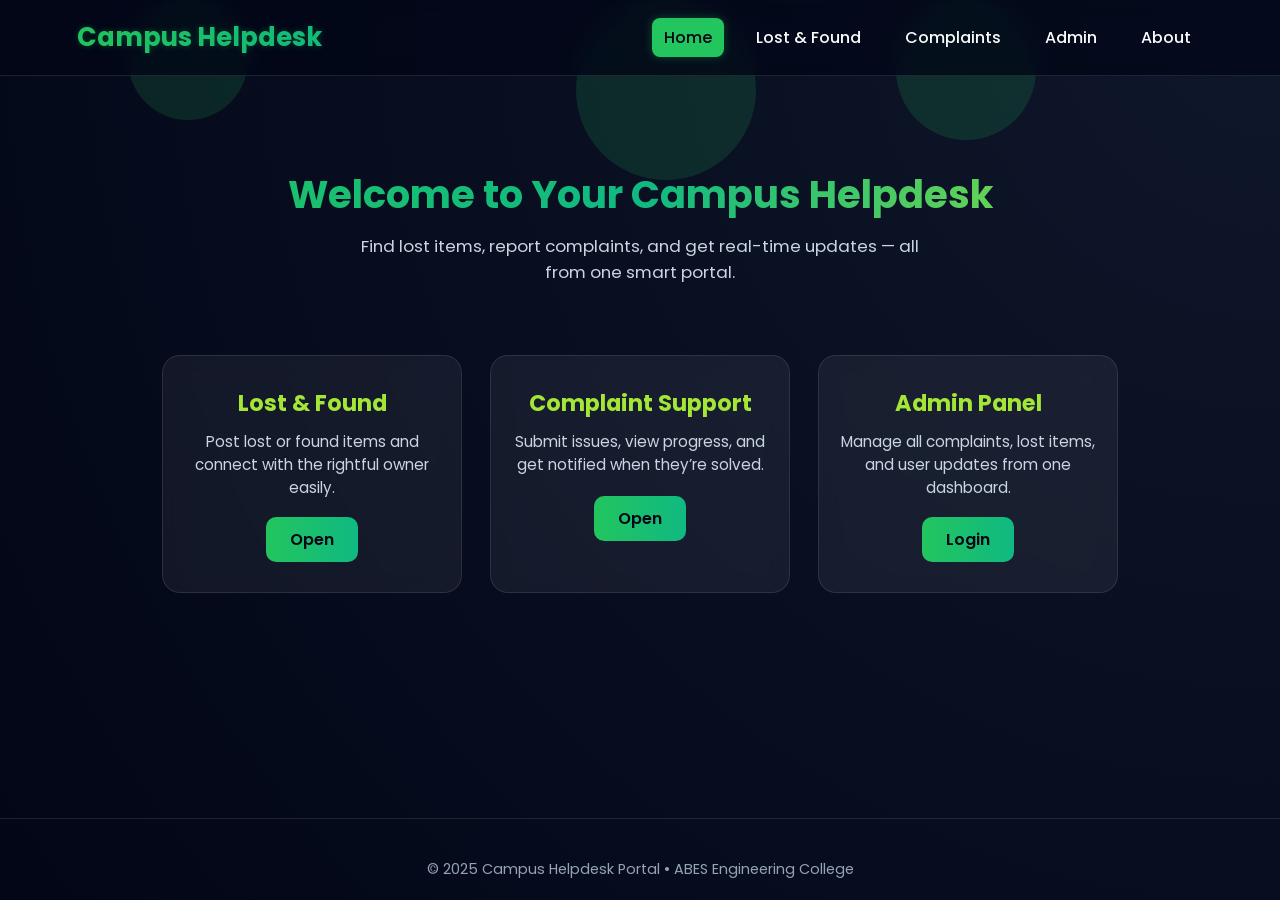
<file: Index.html>
<!DOCTYPE html>
<html lang="en">
<head>
  <meta charset="UTF-8" />
  <meta name="viewport" content="width=device-width, initial-scale=1.0" />
  <title>Campus Helpdesk & Support Portal</title>

  <!-- Google Fonts -->
  <link href="https://fonts.googleapis.com/css2?family=Poppins:wght@400;600;700&display=swap" rel="stylesheet">

  <style>
    * {margin:0; padding:0; box-sizing:border-box; font-family:'Poppins',sans-serif;}
    html {scroll-behavior:smooth;}
    body {
      background: radial-gradient(circle at top right, #0f172a, #020617);
      color: #f8fafc;
      overflow-x: hidden;
      min-height: 100vh;
      display: flex;
      flex-direction: column;
    }

    /* Background circles behind everything */
    .bg-circles {position:fixed; inset:0; pointer-events:none; z-index:0;}
    .bg-circles span {
      position:absolute; border-radius:50%;
      background:rgba(34,197,94,0.15);
      animation:float 16s linear infinite;
      filter:blur(0.4px);
    }
    .bg-circles span:nth-child(1){width:120px;height:120px;left:10%;animation-duration:13s;}
    .bg-circles span:nth-child(2){width:180px;height:180px;left:45%;animation-duration:18s;}
    .bg-circles span:nth-child(3){width:140px;height:140px;left:70%;animation-duration:15s;}
    @keyframes float {from{transform:translateY(0);}to{transform:translateY(-120vh);}}

    /* Header */
    header {
      position: sticky; top: 0; z-index: 10;
      backdrop-filter: blur(12px);
      background: rgba(2,6,23,0.75);
      display:flex; justify-content:space-between; align-items:center;
      padding:18px 6%;
      border-bottom:1px solid rgba(255,255,255,0.1);
      animation:slideDown 0.8s ease-out;
    }
    @keyframes slideDown {from{transform:translateY(-60px);opacity:0;}to{transform:translateY(0);opacity:1;}}
    header h1 {
      font-size:1.6rem; font-weight:700;
      background:linear-gradient(to right,#22c55e,#10b981);
      -webkit-background-clip:text; color:transparent;
      text-shadow:0 0 6px rgba(34,197,94,0.3);
    }
    nav ul {display:flex;list-style:none;gap:20px;}
    nav a {
      text-decoration:none; color:#f8fafc; font-weight:500;
      transition:0.25s ease; padding:8px 12px; border-radius:8px;
    }
    nav a:hover, nav a.active {
      background:#22c55e; color:#020617; box-shadow:0 0 10px rgba(34,197,94,0.3);
    }

    main {flex:1; z-index:1; position:relative; padding-bottom:40px;}

    .intro {
      text-align:center;
      margin-top:90px;
      animation:fadeUp 1s ease-out;
    }
    .intro h2 {
      font-size:2.4rem;
      background:linear-gradient(90deg,#22c55e,#10b981,#a3e635);
      -webkit-background-clip:text;
      color:transparent;
      margin-bottom:10px;
    }
    .intro p {
      font-size:1.05rem; color:#cbd5e1;
      max-width:600px; margin:auto;
    }

    /* Cards Section */
    .cards {
      display:flex; flex-wrap:wrap; justify-content:center;
      gap:28px; margin:70px 5% 40px;
    }
    .card {
      width:300px;
      background:rgba(255,255,255,0.06);
      backdrop-filter:blur(10px);
      border:1px solid rgba(255,255,255,0.1);
      border-radius:18px;
      padding:30px 20px;
      text-align:center;
      color:#f8fafc;
      position:relative;
      overflow:hidden;
      opacity:0;
      transform:translateY(40px);
      transition:transform .6s cubic-bezier(.22,.61,.36,1),opacity .6s ease,box-shadow .3s;
      will-change:transform,opacity;
    }
    .card.visible {opacity:1; transform:translateY(0);}
    .card::before {
      content:""; position:absolute; top:-60%; left:-50%; width:200%; height:200%;
      background:radial-gradient(circle,rgba(34,197,94,0.25),transparent 60%);
      transform:rotate(25deg);
      opacity:0; transition:opacity .4s;
    }
    .card:hover::before {opacity:1;}
    .card:hover {
      transform:translateY(-6px) scale(1.02);
      border-color:#22c55e;
      box-shadow:0 0 22px rgba(34,197,94,0.25);
      cursor:pointer;
    }
    .card h3 {font-size:1.4rem;margin-bottom:10px;color:#a3e635;}
    .card p {color:#cbd5e1;font-size:0.95rem;margin-bottom:18px;min-height:48px;}

    .btn {
      display:inline-block; text-decoration:none; color:#020617;
      background:linear-gradient(to right,#22c55e,#10b981);
      padding:10px 24px; border-radius:10px; font-weight:600;
      transition:0.25s ease;
    }
    .btn:hover {background:linear-gradient(to right,#86efac,#22c55e); transform:scale(1.05);}

    footer {
      text-align:center; padding:40px 0 20px;
      color:#94a3b8; border-top:1px solid rgba(255,255,255,0.1);
      font-size:0.9rem; animation:fadeUp 1.2s ease;
    }

    @keyframes fadeUp {from{opacity:0;transform:translateY(20px);}to{opacity:1;transform:translateY(0);}}

    @media(max-width:768px){
      .card:hover{transform:none;box-shadow:none;}
      nav ul{flex-wrap:wrap;justify-content:center;}
    }
  </style>
</head>

<body>
  <div class="bg-circles">
    <span></span><span></span><span></span>
  </div>

  <header>
    <h1>Campus Helpdesk</h1>
    <nav>
      <ul>
        <li><a href="index.html" class="active">Home</a></li>
        <li><a href="lost-found.html">Lost & Found</a></li>
        <li><a href="complaints.html">Complaints</a></li>
        <li><a href="admin.html">Admin</a></li>
        <li><a href="about.html">About</a></li>
      </ul>
    </nav>
  </header>

  <main>
    <section class="intro">
      <h2>Welcome to Your Campus Helpdesk</h2>
      <p>Find lost items, report complaints, and get real-time updates — all from one smart portal.</p>
    </section>

    <section class="cards">
      <div class="card" onclick="location.href='lost-found.html'">
        <h3>Lost & Found</h3>
        <p>Post lost or found items and connect with the rightful owner easily.</p>
        <a href="lost-found.html" class="btn">Open</a>
      </div>

      <div class="card" onclick="location.href='complaints.html'">
        <h3>Complaint Support</h3>
        <p>Submit issues, view progress, and get notified when they’re solved.</p>
        <a href="complaints.html" class="btn">Open</a>
      </div>

      <div class="card" onclick="location.href='admin.html'">
        <h3>Admin Panel</h3>
        <p>Manage all complaints, lost items, and user updates from one dashboard.</p>
        <a href="admin.html" class="btn">Login</a>
      </div>
    </section>
  </main>

  <footer>
    <p>&copy; 2025 Campus Helpdesk Portal • ABES Engineering College</p>
  </footer>

  <script>
    // Fast, efficient card fade-in (no layout lag)
    const cards = document.querySelectorAll('.card');
    const observer = new IntersectionObserver(entries => {
      entries.forEach(entry => {
        if (entry.isIntersecting) {
          entry.target.classList.add('visible');
          observer.unobserve(entry.target);
        }
      });
    }, { threshold: 0.25 });

    cards.forEach(c => observer.observe(c));
  </script>
</body>
</html>
</file>
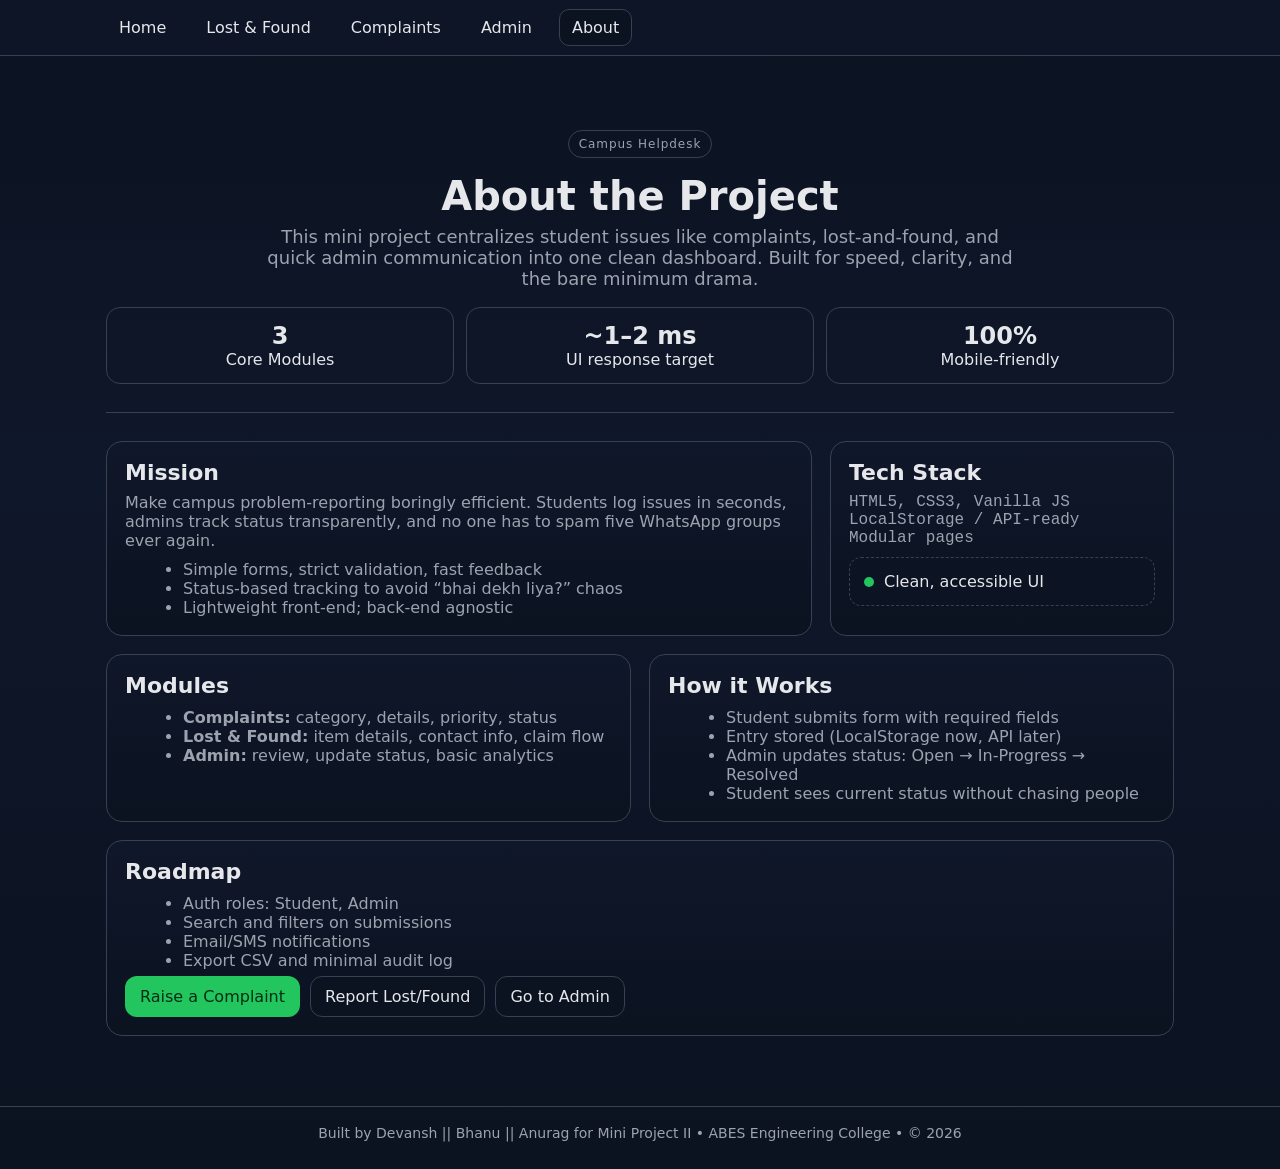
<file: about.html>
<!-- DEVANSH DUBEY || BHANU RAGHAV ||ANURAG JAISWAL-->
<!DOCTYPE html>
<html lang="en">
<head>
  <meta charset="UTF-8" />
  <meta name="viewport" content="width=device-width, initial-scale=1" />
  <title>About | Campus Helpdesk</title>
  <link rel="icon" href="assets/img/favicon.png" />
  <style>
    :root{
      --bg:#0f172a;         /* slate-900 */
      --card:#111827;       /* gray-900 */
      --muted:#9ca3af;      /* gray-400 */
      --text:#e5e7eb;       /* gray-200 */
      --brand:#22c55e;      /* green-500 */
      --ring:#374151;       /* gray-700 */
    }
    *{box-sizing:border-box}
    body{
      margin:0;
      font-family:system-ui,-apple-system,Segoe UI,Roboto,Inter,Arial,sans-serif;
      background:linear-gradient(180deg,#0b1220, #0f172a 40%, #0b1220 100%);
      color:var(--text);
    }
    header{
      position:sticky; top:0; z-index:10;
      backdrop-filter: blur(8px);
      background:rgba(15,23,42,0.7);
      border-bottom:1px solid var(--ring);
    }
    .container{max-width:1100px;margin:0 auto;padding:18px 16px}
    nav ul{display:flex;gap:14px;list-style:none;margin:0;padding:0;flex-wrap:wrap}
    nav a{
      text-decoration:none;color:var(--text);
      padding:8px 12px;border-radius:10px;border:1px solid transparent;
    }
    nav a.active, nav a:hover{border-color:var(--ring); background:#0b1220}
    .hero{
      padding:56px 0 28px;border-bottom:1px solid var(--ring);
      text-align:center;
    }
    .badge{display:inline-block;font-size:12px;letter-spacing:.08em;color:var(--muted);
      border:1px solid var(--ring);padding:6px 10px;border-radius:999px}
    h1{font-size:40px;line-height:1.1;margin:16px 0 8px}
    .lead{color:var(--muted);max-width:760px;margin:0 auto 18px;font-size:18px}
    .grid{display:grid;gap:18px;margin:28px 0;grid-template-columns:repeat(12,1fr)}
    .card{
      grid-column: span 12;
      background:linear-gradient(180deg,#0f172a, #0b1220);
      border:1px solid var(--ring); border-radius:16px; padding:18px;
    }
    @media (min-width:768px){
      .span-6{grid-column:span 6}
      .span-4{grid-column:span 4}
      .span-8{grid-column:span 8}
    }
    h2{margin:0 0 8px;font-size:22px}
    p{color:var(--muted);margin:0 0 10px}
    ul{margin:10px 0 0 18px;color:var(--muted)}
    .stat{
      display:flex;align-items:center;gap:10px;
      padding:14px;border:1px dashed var(--ring);border-radius:12px;
    }
    .dot{width:10px;height:10px;border-radius:50%;background:var(--brand)}
    .cta{
      display:flex;flex-wrap:wrap;gap:10px;margin-top:6px
    }
    .btn{
      appearance:none;border:1px solid var(--ring);background:#0b1220;color:var(--text);
      padding:10px 14px;border-radius:12px;text-decoration:none;cursor:pointer
    }
    .btn.primary{border-color:transparent;background:var(--brand);color:#052e13}
    footer{
      margin-top:24px;border-top:1px solid var(--ring);
      color:var(--muted);font-size:14px;text-align:center;padding:18px 0 28px
    }
    .kpis{display:grid;gap:12px}
    @media(min-width:768px){.kpis{grid-template-columns:repeat(3,1fr)}}
    .kpi{padding:14px;border:1px solid var(--ring);border-radius:14px;text-align:center}
    .kpi b{font-size:24px;color:var(--text)}
    .mono{font-family:ui-monospace,SFMono-Regular,Menlo,monospace}
  </style>
</head>
<body>
  <header>
    <div class="container">
      <nav>
        <ul>
          <li><a href="index.html">Home</a></li>
          <li><a href="lost-found.html">Lost & Found</a></li>
          <li><a href="complaints.html">Complaints</a></li>
          <li><a href="admin.html">Admin</a></li>
          <li><a class="active" href="about.html">About</a></li>
        </ul>
      </nav>
    </div>
  </header>

  <main class="container">
    <section class="hero">
      <span class="badge">Campus Helpdesk</span>
      <h1>About the Project</h1>
      <p class="lead">
        This mini project centralizes student issues like complaints, lost-and-found,
        and quick admin communication into one clean dashboard. Built for speed, clarity,
        and the bare minimum drama.
      </p>
      <div class="kpis">
        <div class="kpi"><b>3</b><div>Core Modules</div></div>
        <div class="kpi"><b>~1–2 ms</b><div>UI response target</div></div>
        <div class="kpi"><b>100%</b><div>Mobile-friendly</div></div>
      </div>
    </section>

    <section class="grid">
      <div class="card span-8">
        <h2>Mission</h2>
        <p>
          Make campus problem-reporting boringly efficient. Students log issues in seconds,
          admins track status transparently, and no one has to spam five WhatsApp groups ever again.
        </p>
        <ul>
          <li>Simple forms, strict validation, fast feedback</li>
          <li>Status-based tracking to avoid “bhai dekh liya?” chaos</li>
          <li>Lightweight front-end; back-end agnostic</li>
        </ul>
      </div>

      <div class="card span-4">
        <h2>Tech Stack</h2>
        <p class="mono">
          HTML5, CSS3, Vanilla JS<br/>
          LocalStorage / API-ready<br/>
          Modular pages
        </p>
        <div class="stat"><span class="dot"></span><span>Clean, accessible UI</span></div>
      </div>

      <div class="card span-6">
        <h2>Modules</h2>
        <ul>
          <li><b>Complaints:</b> category, details, priority, status</li>
          <li><b>Lost & Found:</b> item details, contact info, claim flow</li>
          <li><b>Admin:</b> review, update status, basic analytics</li>
        </ul>
      </div>

      <div class="card span-6">
        <h2>How it Works</h2>
        <ul>
          <li>Student submits form with required fields</li>
          <li>Entry stored (LocalStorage now, API later)</li>
          <li>Admin updates status: Open → In-Progress → Resolved</li>
          <li>Student sees current status without chasing people</li>
        </ul>
      </div>

      <div class="card span-12">
        <h2>Roadmap</h2>
        <ul>
          <li>Auth roles: Student, Admin</li>
          <li>Search and filters on submissions</li>
          <li>Email/SMS notifications</li>
          <li>Export CSV and minimal audit log</li>
        </ul>
        <div class="cta">
          <a class="btn primary" href="complaints.html">Raise a Complaint</a>
          <a class="btn" href="lost-found.html">Report Lost/Found</a>
          <a class="btn" href="admin.html">Go to Admin</a>
        </div>
      </div>
    </section>
  </main>

  <footer>
    Built by Devansh || Bhanu || Anurag  for Mini Project II • ABES Engineering College • © <span id="y"></span>
  </footer>

  <script>
    document.getElementById('y').textContent = new Date().getFullYear();
  </script>
</body>
</html>
</file>
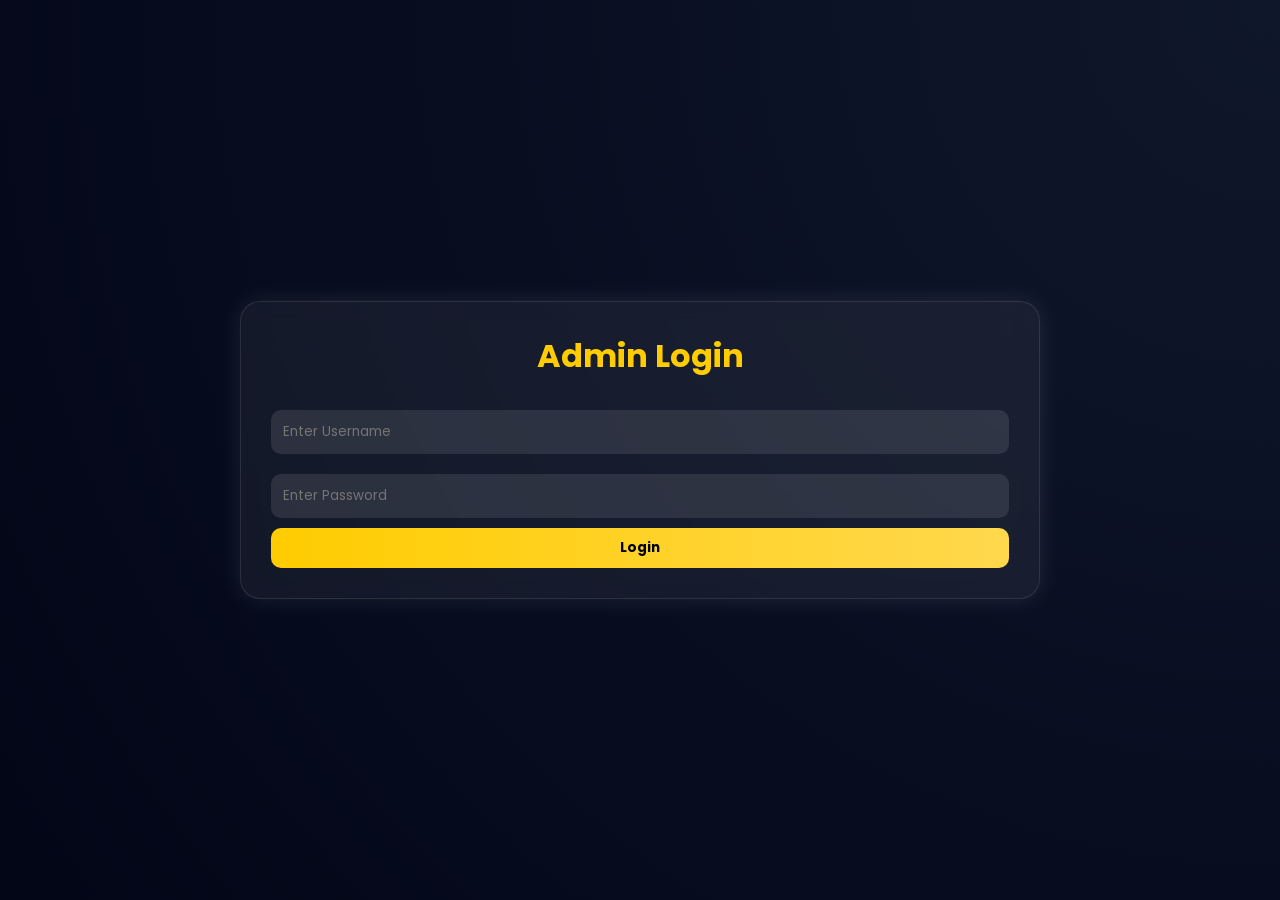
<file: admin.html>
<!DOCTYPE html>
<html lang="en">
<head>
  <meta charset="UTF-8">
  <meta name="viewport" content="width=device-width, initial-scale=1.0">
  <title>Admin Dashboard | Campus Helpdesk</title>
  <link href="https://fonts.googleapis.com/css2?family=Poppins:wght@400;600;700&display=swap" rel="stylesheet">
  <style>
    *{margin:0;padding:0;box-sizing:border-box;font-family:'Poppins',sans-serif;}
    body{
      background:radial-gradient(circle at top right,#0f172a,#020617);
      color:#fff;min-height:100vh;display:flex;flex-direction:column;align-items:center;
      justify-content:center;overflow-x:hidden;
    }

    .admin-box,.dashboard{
      background:rgba(255,255,255,0.06);
      backdrop-filter:blur(10px);
      border:1px solid rgba(255,255,255,0.1);
      border-radius:20px;
      padding:30px;
      width:min(92%,800px);
      box-shadow:0 0 25px rgba(255,255,255,0.1);
      animation:fadeUp 1s ease forwards;
    }

    h1{text-align:center;color:#ffcc00;margin-bottom:20px;}
    input{
      width:100%;padding:12px;margin:10px 0;
      border-radius:10px;border:none;outline:none;
      background:rgba(255,255,255,0.1);color:#fff;
    }
    button{
      background:linear-gradient(to right,#ffcc00,#ffd84d);
      color:#000;font-weight:700;padding:10px 20px;
      border:none;border-radius:10px;cursor:pointer;
      transition:.3s;width:100%;
    }
    button:hover{transform:scale(1.03);box-shadow:0 0 20px rgba(255,204,0,0.4);}
    nav{display:flex;justify-content:center;gap:20px;margin-bottom:20px;flex-wrap:wrap;}
    nav button{width:auto;padding:8px 16px;background:rgba(255,255,255,0.1);color:#fff;}
    nav button.active{background:#ffcc00;color:#000;font-weight:700;}
    table{width:100%;border-collapse:collapse;margin-top:15px;}
    th,td{padding:10px;border-bottom:1px solid rgba(255,255,255,0.15);}
    th{color:#ffcc00;text-align:left;}
    .status{border-radius:6px;padding:3px 8px;font-size:0.8rem;}
    .pending{background:rgba(255,193,7,0.3);}
    .verified{background:rgba(40,167,69,0.3);}
    .toast{
      position:fixed;bottom:30px;right:30px;background:rgba(0,0,0,0.8);
      color:white;padding:10px 18px;border-radius:8px;opacity:0;
      transform:translateX(60px);transition:all .5s ease;z-index:99;
    }
    .toast.show{opacity:1;transform:translateX(0);}
    @keyframes fadeUp{from{opacity:0;transform:translateY(40px);}to{opacity:1;transform:translateY(0);}}
  </style>
</head>
<body>

  <!-- LOGIN SECTION -->
  <div class="admin-box" id="loginBox">
    <h1>Admin Login</h1>
    <input type="text" id="adminUser" placeholder="Enter Username">
    <input type="password" id="adminPass" placeholder="Enter Password">
    <button onclick="adminLogin()">Login</button>
  </div>

  <!-- DASHBOARD -->
  <div class="dashboard" id="dashboard" style="display:none;">
    <h1>Admin Dashboard</h1>
    <nav>
      <button class="tab active" data-tab="lost">Lost & Found</button>
      <button class="tab" data-tab="complaints">Complaints</button>
      <button class="tab" data-tab="replies">Teacher Replies</button>
    </nav>

    <div id="lost" class="tab-content">
      <table id="lostTable">
        <thead><tr><th>Type</th><th>Item</th><th>Contact</th><th>Status</th><th>Action</th></tr></thead>
        <tbody></tbody>
      </table>
    </div>

    <div id="complaints" class="tab-content" style="display:none;">
      <table id="complaintTable">
        <thead><tr><th>Title</th><th>Category</th><th>Contact</th><th>Status</th><th>Action</th></tr></thead>
        <tbody></tbody>
      </table>
    </div>

    <div id="replies" class="tab-content" style="display:none;">
      <p style="text-align:center;color:#bbb;">Teachers can respond to student complaints here soon!</p>
    </div>
  </div>

  <script>
    const adminCred = {user:'admin', pass:'abes@123'};

    function adminLogin(){
      const u=document.getElementById('adminUser').value.trim();
      const p=document.getElementById('adminPass').value.trim();
      if(u===adminCred.user && p===adminCred.pass){
        showToast("Welcome Admin!");
        setTimeout(()=>{
          document.getElementById('loginBox').style.display='none';
          document.getElementById('dashboard').style.display='block';
          renderTables();
        },700);
      } else {
        showToast("Invalid credentials!");
      }
    }

    function showToast(msg){
      const t=document.createElement('div');
      t.className='toast';t.textContent=msg;
      document.body.appendChild(t);
      setTimeout(()=>t.classList.add('show'),50);
      setTimeout(()=>t.classList.remove('show'),2600);
      setTimeout(()=>t.remove(),3200);
    }

    // Fake data
    const lostFound = JSON.parse(localStorage.getItem('lostFoundData'))||[];
    const complaints = JSON.parse(localStorage.getItem('complaintData'))||[];

    function renderTables(){
      const lt=document.querySelector('#lostTable tbody');
      lt.innerHTML='';
      lostFound.forEach((x,i)=>{
        lt.innerHTML+=`
          <tr>
            <td>${x.type}</td><td>${x.name}</td><td>${x.contact}</td>
            <td><span class="status ${x.verified?'verified':'pending'}">${x.verified?'Verified':'Pending'}</span></td>
            <td><button onclick="verifyItem(${i})">Verify</button></td>
          </tr>`;
      });

      const ct=document.querySelector('#complaintTable tbody');
      ct.innerHTML='';
      complaints.forEach((c,i)=>{
        ct.innerHTML+=`
          <tr>
            <td>${c.title}</td><td>${c.category}</td><td>${c.contact}</td>
            <td><span class="status ${c.status==='Resolved'?'verified':'pending'}">${c.status}</span></td>
            <td><button onclick="resolveComplaint(${i})">Mark Resolved</button></td>
          </tr>`;
      });
    }

    function verifyItem(i){
      lostFound[i].verified=true;
      localStorage.setItem('lostFoundData',JSON.stringify(lostFound));
      renderTables();showToast("Item verified!");
    }
    function resolveComplaint(i){
      complaints[i].status='Resolved';
      localStorage.setItem('complaintData',JSON.stringify(complaints));
      renderTables();showToast("Complaint resolved!");
    }

    document.querySelectorAll('.tab').forEach(btn=>{
      btn.addEventListener('click',()=>{
        document.querySelectorAll('.tab').forEach(b=>b.classList.remove('active'));
        document.querySelectorAll('.tab-content').forEach(c=>c.style.display='none');
        btn.classList.add('active');
        document.getElementById(btn.dataset.tab).style.display='block';
      });
    });
  </script>
</body>
</html>
</file>
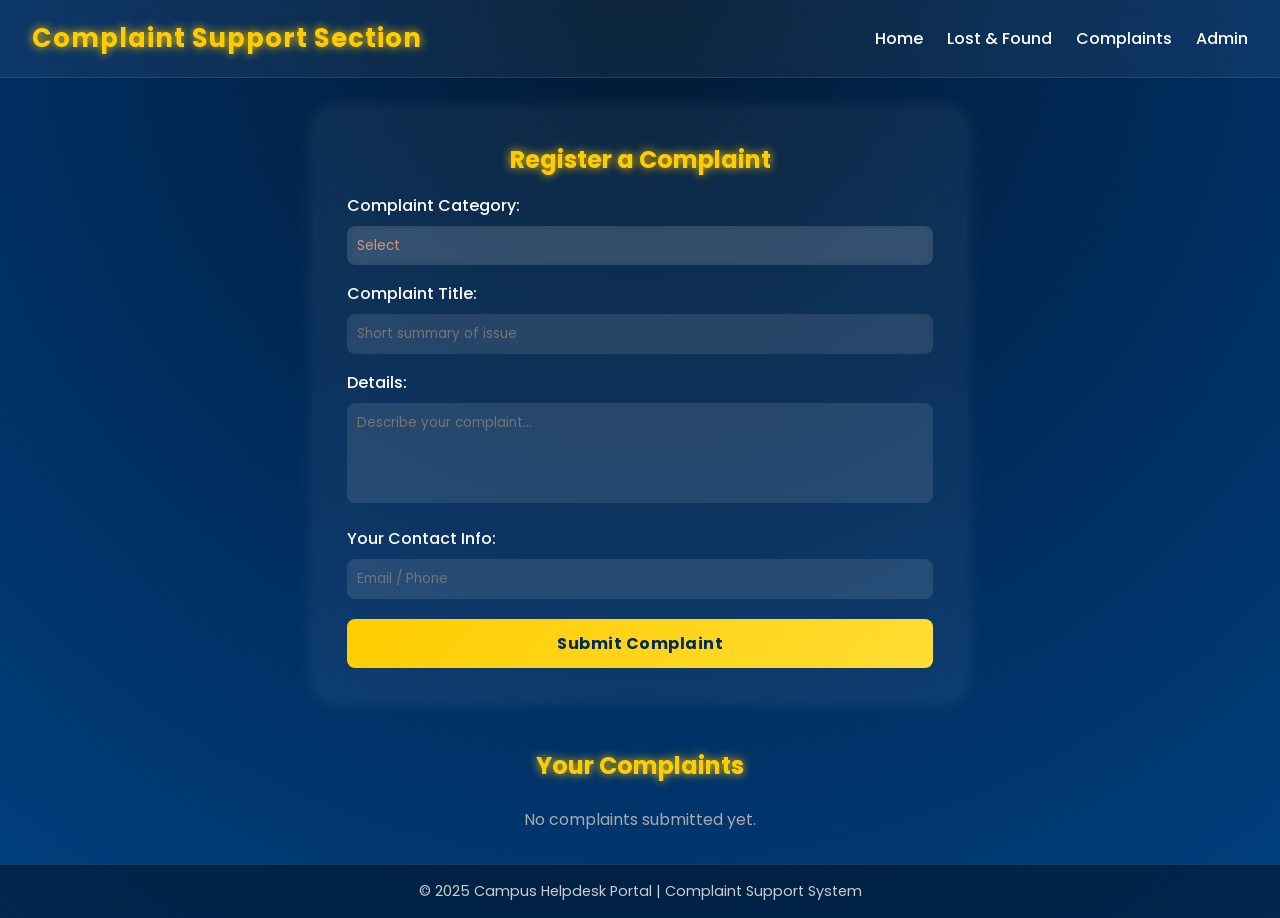
<file: complaints.html>
<!DOCTYPE html>
<html lang="en">
<head>
  <meta charset="UTF-8" />
  <meta name="viewport" content="width=device-width, initial-scale=1.0" />
  <title>Complaint Support | Campus Helpdesk</title>

  <!-- Internal Styling (Glassy + Animated) -->
  <style>
    @import url('https://fonts.googleapis.com/css2?family=Poppins:wght@400;600&display=swap');

    * {
      margin: 0;
      padding: 0;
      box-sizing: border-box;
      font-family: "Poppins", sans-serif;
    }

    body {
      background: radial-gradient(circle at top, #001a33, #002b5b, #004080);
      color: #fff;
      min-height: 100vh;
      overflow-x: hidden;
      display: flex;
      flex-direction: column;
      animation: fadeIn 1.2s ease-in;
    }

    header {
      background: rgba(255, 255, 255, 0.05);
      backdrop-filter: blur(10px);
      border-bottom: 1px solid rgba(255, 255, 255, 0.1);
      padding: 1.2rem 2rem;
      display: flex;
      justify-content: space-between;
      align-items: center;
      position: sticky;
      top: 0;
      z-index: 10;
      animation: slideDown 0.8s ease-out;
    }

    header h1 {
      color: #ffcc00;
      letter-spacing: 1px;
      font-size: 1.6rem;
      text-shadow: 0 0 10px #ffcc00;
    }

    nav ul {
      list-style: none;
      display: flex;
      gap: 1.5rem;
    }

    nav a {
      color: #fff;
      text-decoration: none;
      font-weight: 500;
      position: relative;
      transition: all 0.3s ease;
    }

    nav a:hover {
      color: #ffcc00;
      transform: scale(1.05);
      text-shadow: 0 0 10px #ffcc00;
    }

    main {
      flex: 1;
      padding: 2rem;
      animation: fadeUp 1s ease-out;
    }

    .form-section {
      background: rgba(255, 255, 255, 0.05);
      backdrop-filter: blur(12px);
      padding: 2rem;
      border-radius: 1rem;
      box-shadow: 0 0 20px rgba(255, 255, 255, 0.1);
      max-width: 650px;
      margin: 0 auto 3rem;
      transform: scale(1);
      transition: all 0.3s ease;
    }

    .form-section:hover {
      transform: scale(1.02);
      box-shadow: 0 0 25px rgba(255, 255, 255, 0.2);
    }

    .form-section h2 {
      text-align: center;
      color: #ffcc00;
      margin-bottom: 1rem;
      text-shadow: 0 0 10px #ffcc00;
    }

    label {
      display: block;
      margin-top: 1rem;
      font-weight: 500;
    }

    input, textarea {
      width: 100%;
      margin-top: 0.5rem;
      padding: 10px;
      border-radius: 8px;
      border: none;
      outline: none;
      background: rgba(255, 255, 255, 0.1);
      color: #fff;
      transition: 0.3s;
    }
    select {
  width: 100%;
  margin-top: 0.5rem;
  padding: 10px;
  border-radius: 8px;
  border: none;
  outline: none;
  background: rgba(255, 255, 255, 0.12);
  color: #d7947b; /* soft off-white text */
  transition: all 0.3s;
  appearance: none;
  cursor: pointer;
  backdrop-filter: blur(6px);
}

select:hover {
  background: rgba(255, 255, 255, 0.18);
}

select:focus {
  background: rgba(255, 255, 255, 0.25);
  box-shadow: 0 0 10px #070600;
}

/* optional dropdown arrow fix */
select::-ms-expand { display: none; }


    input:focus, select:focus, textarea:focus {
      background: rgba(255, 255, 255, 0.2);
      box-shadow: 0 0 10px #ffcc00;
    }

    textarea {
      resize: none;
      min-height: 100px;
    }

    button {
      margin-top: 1.2rem;
      background: linear-gradient(135deg, #ffcc00, #ffdd33);
      color: #002b5b;
      border: none;
      font-weight: bold;
      padding: 12px 20px;
      border-radius: 8px;
      cursor: pointer;
      width: 100%;
      transition: all 0.3s ease;
      font-size: 1rem;
      letter-spacing: 0.5px;
    }

    button:hover {
      background: #fff;
      color: #000;
      transform: translateY(-3px);
      box-shadow: 0 0 20px #ffcc00;
    }

    .display-section h2 {
      text-align: center;
      color: #ffcc00;
      margin-bottom: 1.5rem;
      text-shadow: 0 0 10px #ffcc00;
    }

    .complaint-list {
      display: grid;
      grid-template-columns: repeat(auto-fit, minmax(330px, 1fr));
      gap: 1.5rem;
    }

    .complaint {
      background: rgba(255, 255, 255, 0.07);
      border-radius: 1rem;
      padding: 1.5rem;
      box-shadow: 0 0 15px rgba(0, 0, 0, 0.4);
      transition: all 0.4s ease;
      animation: floatUp 0.6s ease-out forwards;
      position: relative;
      overflow: hidden;
    }

    .complaint::before {
      content: "";
      position: absolute;
      top: -100%;
      left: 0;
      width: 100%;
      height: 100%;
      background: linear-gradient(120deg, transparent, rgba(255, 255, 255, 0.1), transparent);
      transition: all 0.6s ease;
    }

    .complaint:hover::before {
      top: 100%;
    }

    .complaint:hover {
      transform: translateY(-6px) scale(1.02);
      box-shadow: 0 0 25px rgba(255, 255, 255, 0.2);
    }

    .complaint h3 {
      color: #ffcc00;
      margin-bottom: 0.5rem;
      font-size: 1.2rem;
      text-shadow: 0 0 5px #ffcc00;
    }

    .complaint p {
      color: #ddd;
      margin: 0.3rem 0;
    }

    .pending {
      color: #fff;
      background: rgba(255, 165, 0, 0.3);
      border: 1px solid #ffa500;
      border-radius: 8px;
      padding: 3px 10px;
    }

    .resolved {
      color: #fff;
      background: rgba(0, 255, 128, 0.3);
      border: 1px solid #00ff7f;
      border-radius: 8px;
      padding: 3px 10px;
    }

    footer {
      text-align: center;
      background: rgba(0, 0, 0, 0.4);
      border-top: 1px solid rgba(255, 255, 255, 0.1);
      padding: 1rem;
      font-size: 0.9rem;
      color: #ccc;
    }

    /* --- Animations --- */
    @keyframes fadeIn {
      from {opacity: 0;}
      to {opacity: 1;}
    }

    @keyframes fadeUp {
      from {opacity: 0; transform: translateY(10px);}
      to {opacity: 1; transform: translateY(0);}
    }

    @keyframes slideDown {
      from {transform: translateY(-50px); opacity: 0;}
      to {transform: translateY(0); opacity: 1;}
    }

    @keyframes floatUp {
      0% {opacity: 0; transform: translateY(20px);}
      100% {opacity: 1; transform: translateY(0);}
    }
  </style>
</head>
<body>
  <header>
    <h1>Complaint Support Section</h1>
    <nav>
      <ul>
        <li><a href="index.html">Home</a></li>
        <li><a href="lost-found.html">Lost & Found</a></li>
        <li><a href="complaints.html" class="active">Complaints</a></li>
        <li><a href="admin.html">Admin</a></li>
      </ul>
    </nav>
  </header>

  <main>
    <section class="form-section">
      <h2>Register a Complaint</h2>
      <form id="complaintForm">
        <label for="category">Complaint Category:</label>
        <select id="category" required>
          <option value="">Select</option>
          <option value="hostel">Hostel</option>
          <option value="academic">Academic</option>
          <option value="maintenance">Maintenance</option>
          <option value="other">Other</option>
        </select>

        <label for="title">Complaint Title:</label>
        <input type="text" id="title" placeholder="Short summary of issue" required />

        <label for="details">Details:</label>
        <textarea id="details" placeholder="Describe your complaint..." required></textarea>

        <label for="studentContact">Your Contact Info:</label>
        <input type="text" id="studentContact" placeholder="Email / Phone" required />

        <button type="submit">Submit Complaint</button>
      </form>
    </section>

    <section class="display-section">
      <h2>Your Complaints</h2>
      <div id="complaintList" class="complaint-list"></div>
    </section>
  </main>

  <footer>
    <p>&copy; 2025 Campus Helpdesk Portal | Complaint Support System</p>
  </footer>

  <script>
    const complaints = JSON.parse(localStorage.getItem('complaintData')) || [];
    const form = document.getElementById('complaintForm');
    const list = document.getElementById('complaintList');

    function displayComplaints() {
      list.innerHTML = '';
      if (!complaints.length) {
        list.innerHTML = '<p style=\"text-align:center;color:#aaa;\">No complaints submitted yet.</p>';
        return;
      }

      complaints.forEach((c, i) => {
        const div = document.createElement('div');
        div.className = 'complaint';
        div.innerHTML = `
          <h3>${c.title}</h3>
          <p><strong>Category:</strong> ${c.category}</p>
          <p>${c.details}</p>
          <p><strong>Contact:</strong> ${c.contact}</p>
          <p><strong>Status:</strong> <span class=\"${c.status === 'Resolved' ? 'resolved' : 'pending'}\">${c.status}</span></p>
          <button onclick=\"resolveComplaint(${i})\">Mark as Resolved</button>
          <button onclick=\"deleteComplaint(${i})\">Delete</button>
        `;
        list.appendChild(div);
      });
    }

    form.addEventListener('submit', (e) => {
      e.preventDefault();
      const newC = {
        category: category.value,
        title: title.value,
        details: details.value,
        contact: studentContact.value,
        status: 'Pending'
      };
      complaints.push(newC);
      localStorage.setItem('complaintData', JSON.stringify(complaints));
      form.reset();
      displayComplaints();
    });

    function resolveComplaint(i) {
      complaints[i].status = 'Resolved';
      localStorage.setItem('complaintData', JSON.stringify(complaints));
      displayComplaints();
    }

    function deleteComplaint(i) {
      complaints.splice(i, 1);
      localStorage.setItem('complaintData', JSON.stringify(complaints));
      displayComplaints();
    }

    displayComplaints();
  </script>
</body>
</html>
</file>
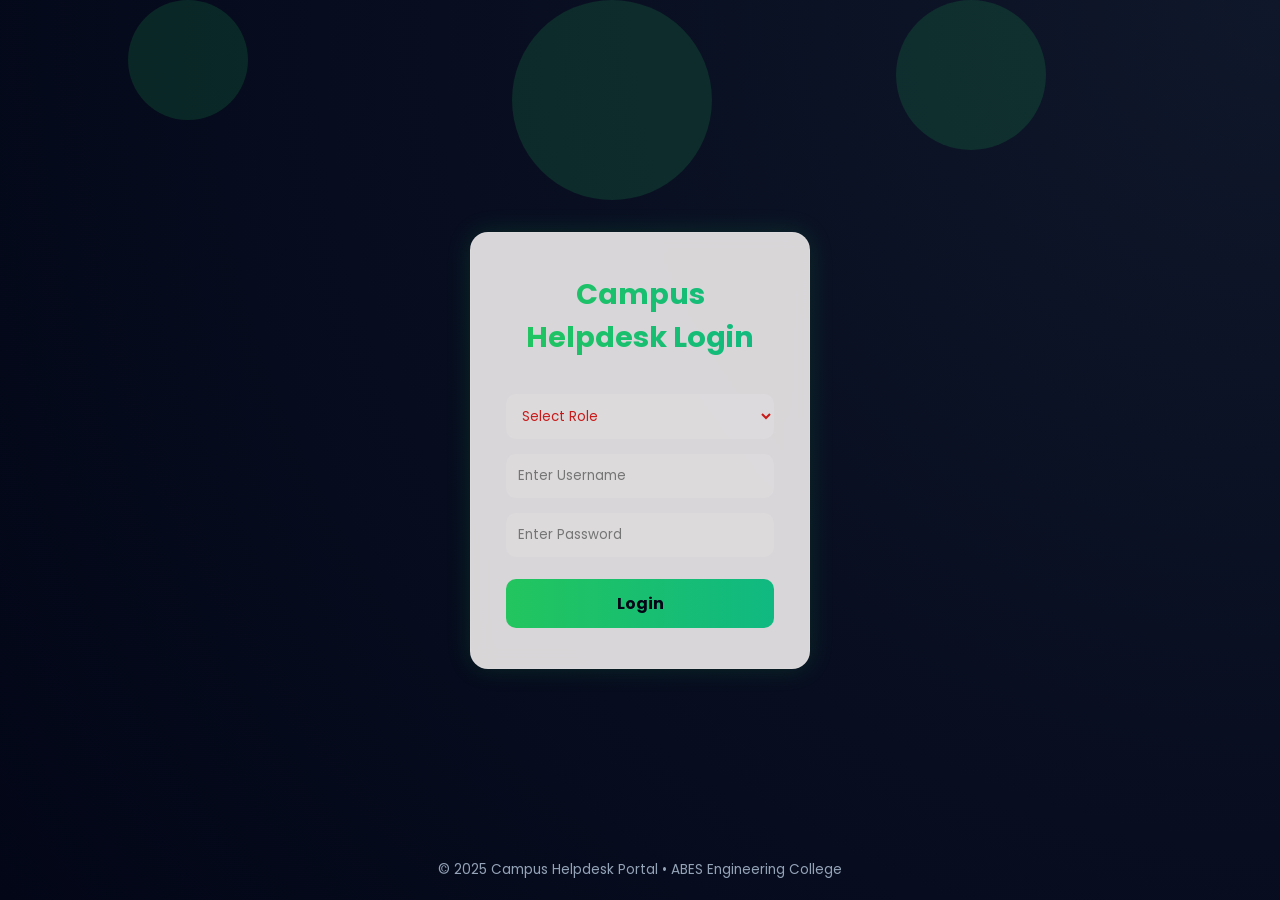
<file: login.html>
<!DOCTYPE html>
<html lang="en">
<head>
  <meta charset="UTF-8" />
  <meta name="viewport" content="width=device-width, initial-scale=1.0" />
  <title>Campus Helpdesk Login</title>
  <link rel="preconnect" href="https://fonts.googleapis.com">
  <link rel="preconnect" href="https://fonts.gstatic.com" crossorigin>
  <link href="https://fonts.googleapis.com/css2?family=Poppins:wght@400;600;700&display=swap" rel="stylesheet">
  <style>
    *{margin:0;padding:0;box-sizing:border-box;font-family:'Poppins',sans-serif;}
    body{
      background:radial-gradient(circle at top right,#0f172a,#020617);
      color:#0c3054;height:100vh;display:flex;justify-content:center;align-items:center;
      overflow:hidden;position:relative;
    }
    .bg-circles{position:absolute;inset:0;pointer-events:none;z-index:0;}
    .bg-circles span{
      position:absolute;border-radius:50%;background:rgba(34,197,94,0.15);
      animation:float 20s infinite linear;
    }
    @keyframes float{from{transform:translateY(0);}to{transform:translateY(-100vh);}}
    .bg-circles span:nth-child(1){width:120px;height:120px;left:10%;animation-duration:15s;}
    .bg-circles span:nth-child(2){width:200px;height:200px;left:40%;animation-duration:25s;}
    .bg-circles span:nth-child(3){width:150px;height:150px;left:70%;animation-duration:18s;}

    .login-container{
      position:relative;z-index:1;
      background:rgba(240, 237, 237, 0.903);backdrop-filter:blur(10px);
      border:1px solid rgba(255,255,255,0.1);border-radius:18px;
      padding:40px 35px;width:340px;text-align:center;
      box-shadow:0 0 25px rgba(34,197,94,0.15);animation:slideUp 1s ease;
    }
    @keyframes slideUp{from{transform:translateY(50px);opacity:0;}to{transform:translateY(0);opacity:1;}}
    h2{font-size:1.8rem;background:linear-gradient(to right,#22c55e,#10b981);
      -webkit-background-clip:text;color:transparent;margin-bottom:20px;}
    select,input{
      width:100%;margin-top:15px;padding:12px;border-radius:10px;border:none;outline:none;
      color:#ca1919;background:rgba(255,255,255,0.1);transition:.3s;
    }
    input:focus,select:focus{background:rgba(255,255,255,0.2);box-shadow:0 0 10px #22c55e;}
    button{
      margin-top:22px;width:100%;background:linear-gradient(to right,#22c55e,#10b981);
      color:#020617;font-weight:700;border:none;border-radius:10px;padding:12px 0;
      cursor:pointer;transition:.3s;font-size:1rem;
    }
    button:hover{background:linear-gradient(to right,#86efac,#22c55e);transform:scale(1.05);
      box-shadow:0 0 20px rgba(34,197,94,0.3);}
    footer{position:absolute;bottom:20px;width:100%;text-align:center;color:#94a3b8;font-size:0.85rem;}
    .toast{
      position:fixed;bottom:30px;right:30px;background:rgba(0,0,0,0.75);color:white;
      padding:10px 18px;border-radius:8px;opacity:0;transform:translateX(60px);
      transition:all .5s ease;z-index:99;
    }
    .toast.show{opacity:1;transform:translateX(0);}
  </style>
</head>

<body>
  <div class="bg-circles">
    <span></span><span></span><span></span>
  </div>

  <div class="login-container">
    <h2>Campus Helpdesk Login</h2>
    <form id="loginForm">
      <select id="role" required>
        <option value="">Select Role</option>
        <option value="student">Student</option>
        <option value="teacher">Teacher</option>
      </select>
      <input type="text" id="username" placeholder="Enter Username" required>
      <input type="password" id="password" placeholder="Enter Password" required>
      <button type="submit">Login</button>
    </form>
  </div>

  <footer>&copy; 2025 Campus Helpdesk Portal • ABES Engineering College</footer>

  <script>
    const students = [
      {id: "devansh", pass: "2400320100406"},
      {id: "bhanu", pass: "2400320100361"},
      {id: "anurag", pass: "2400320100251"}
    ];

    const form = document.getElementById('loginForm');

    form.addEventListener('submit', (e) => {
      e.preventDefault();
      const role = document.getElementById('role').value;
      const user = document.getElementById('username').value.trim().toLowerCase();
      const pass = document.getElementById('password').value.trim();

      if (!role || !user || !pass) {
        showToast('Please fill all fields'); return;
      }

      if (role === 'teacher') {
        showToast('Teacher login not available yet'); return;
      }

      const match = students.find(s => s.id === user && s.pass === pass);
      if (match) {
        showToast(`Welcome ${user}! Redirecting...`);
        setTimeout(()=>window.location.href='index.html',1000);
      } else {
        showToast('Invalid ID or Password');
      }
    });

    function showToast(msg) {
      const t = document.createElement('div');
      t.className = 'toast';
      t.textContent = msg;
      document.body.appendChild(t);
      setTimeout(()=>t.classList.add('show'),50);
      setTimeout(()=>t.classList.remove('show'),2600);
      setTimeout(()=>t.remove(),3200);
    }
  </script>
</body>
</html>
</file>
